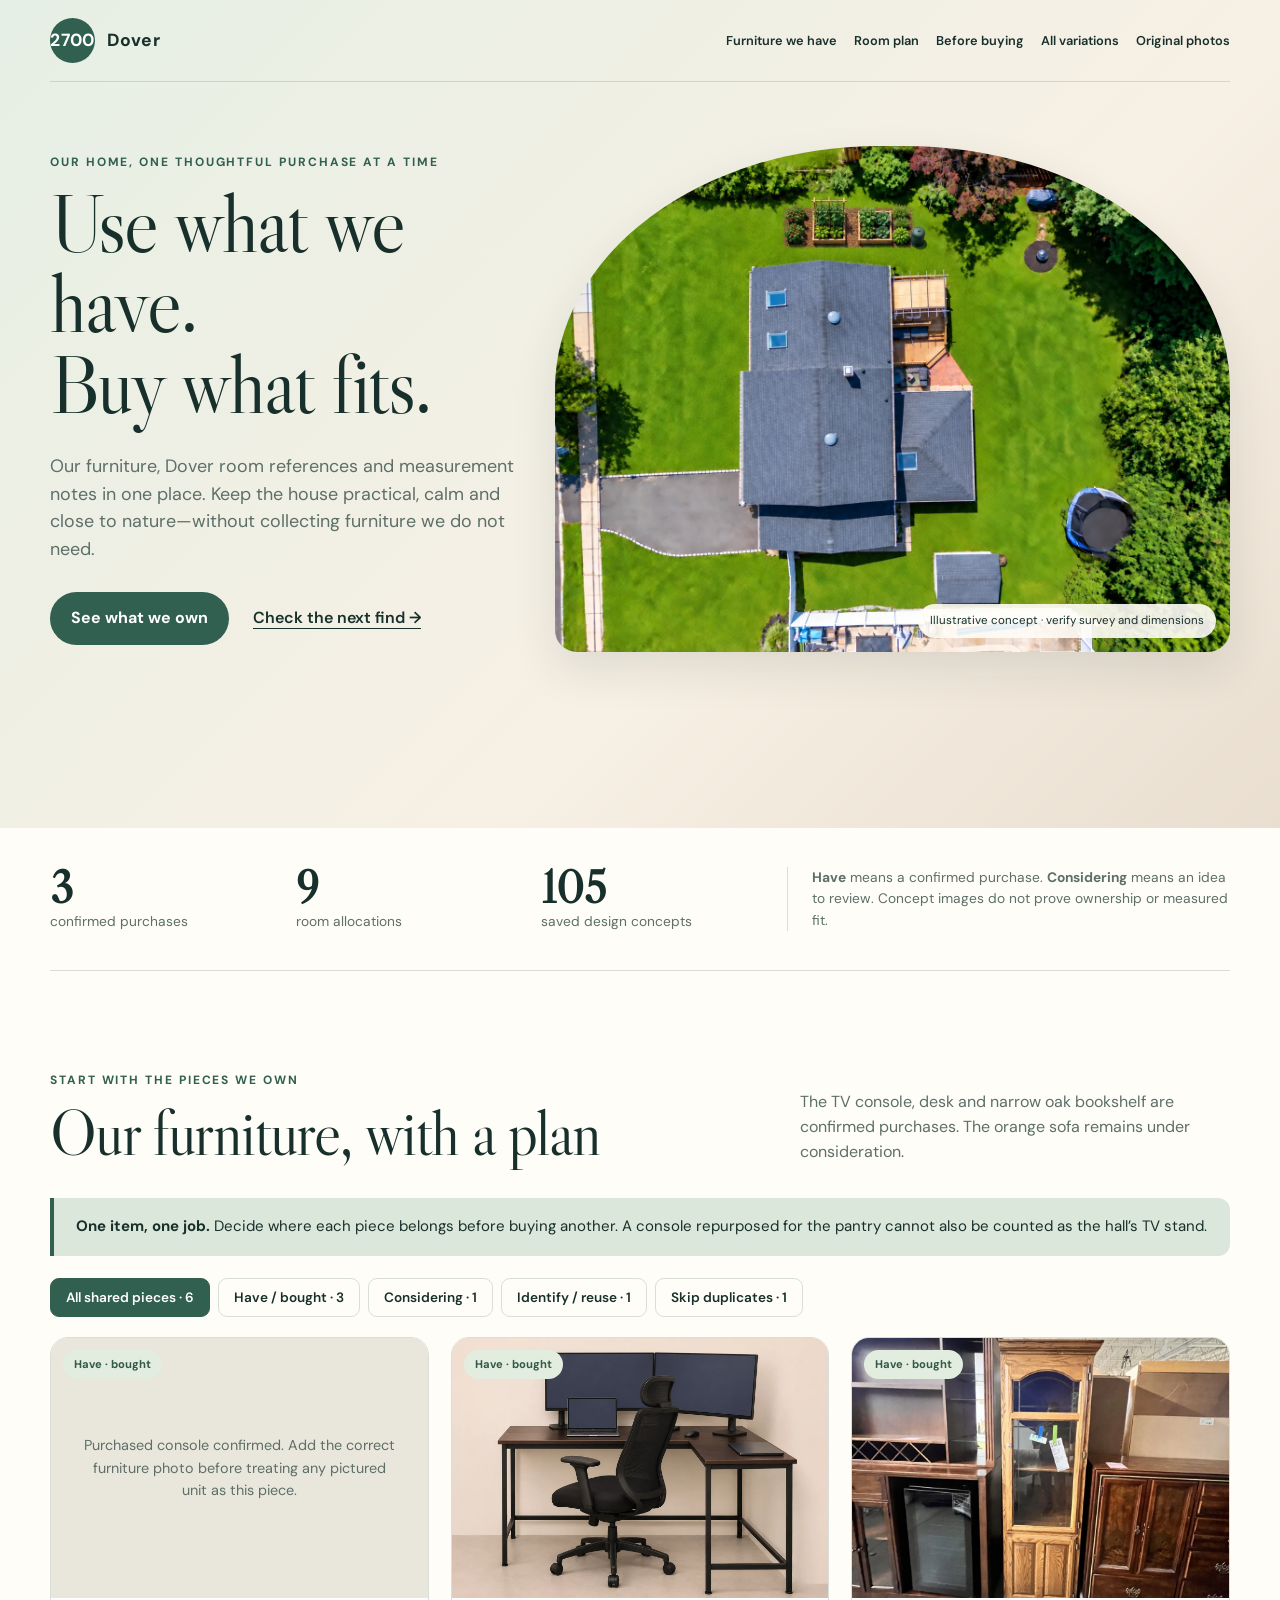
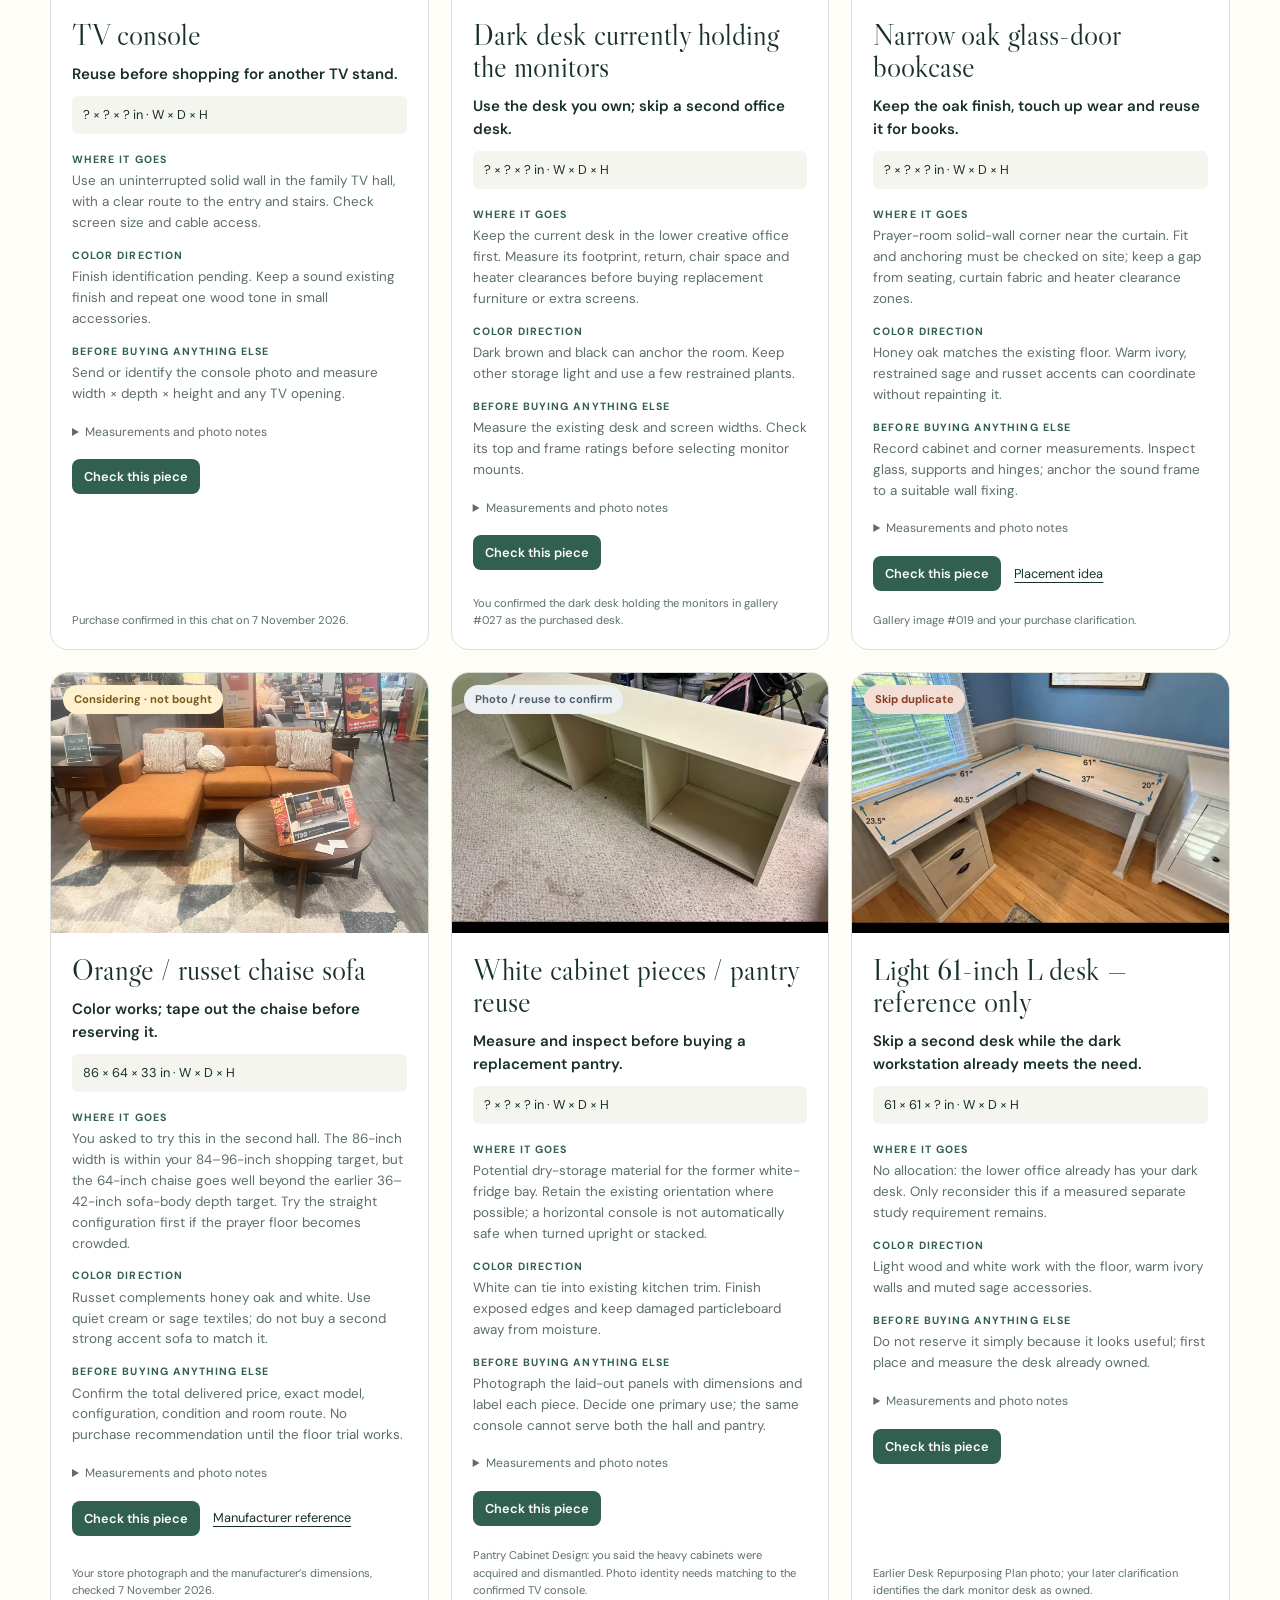
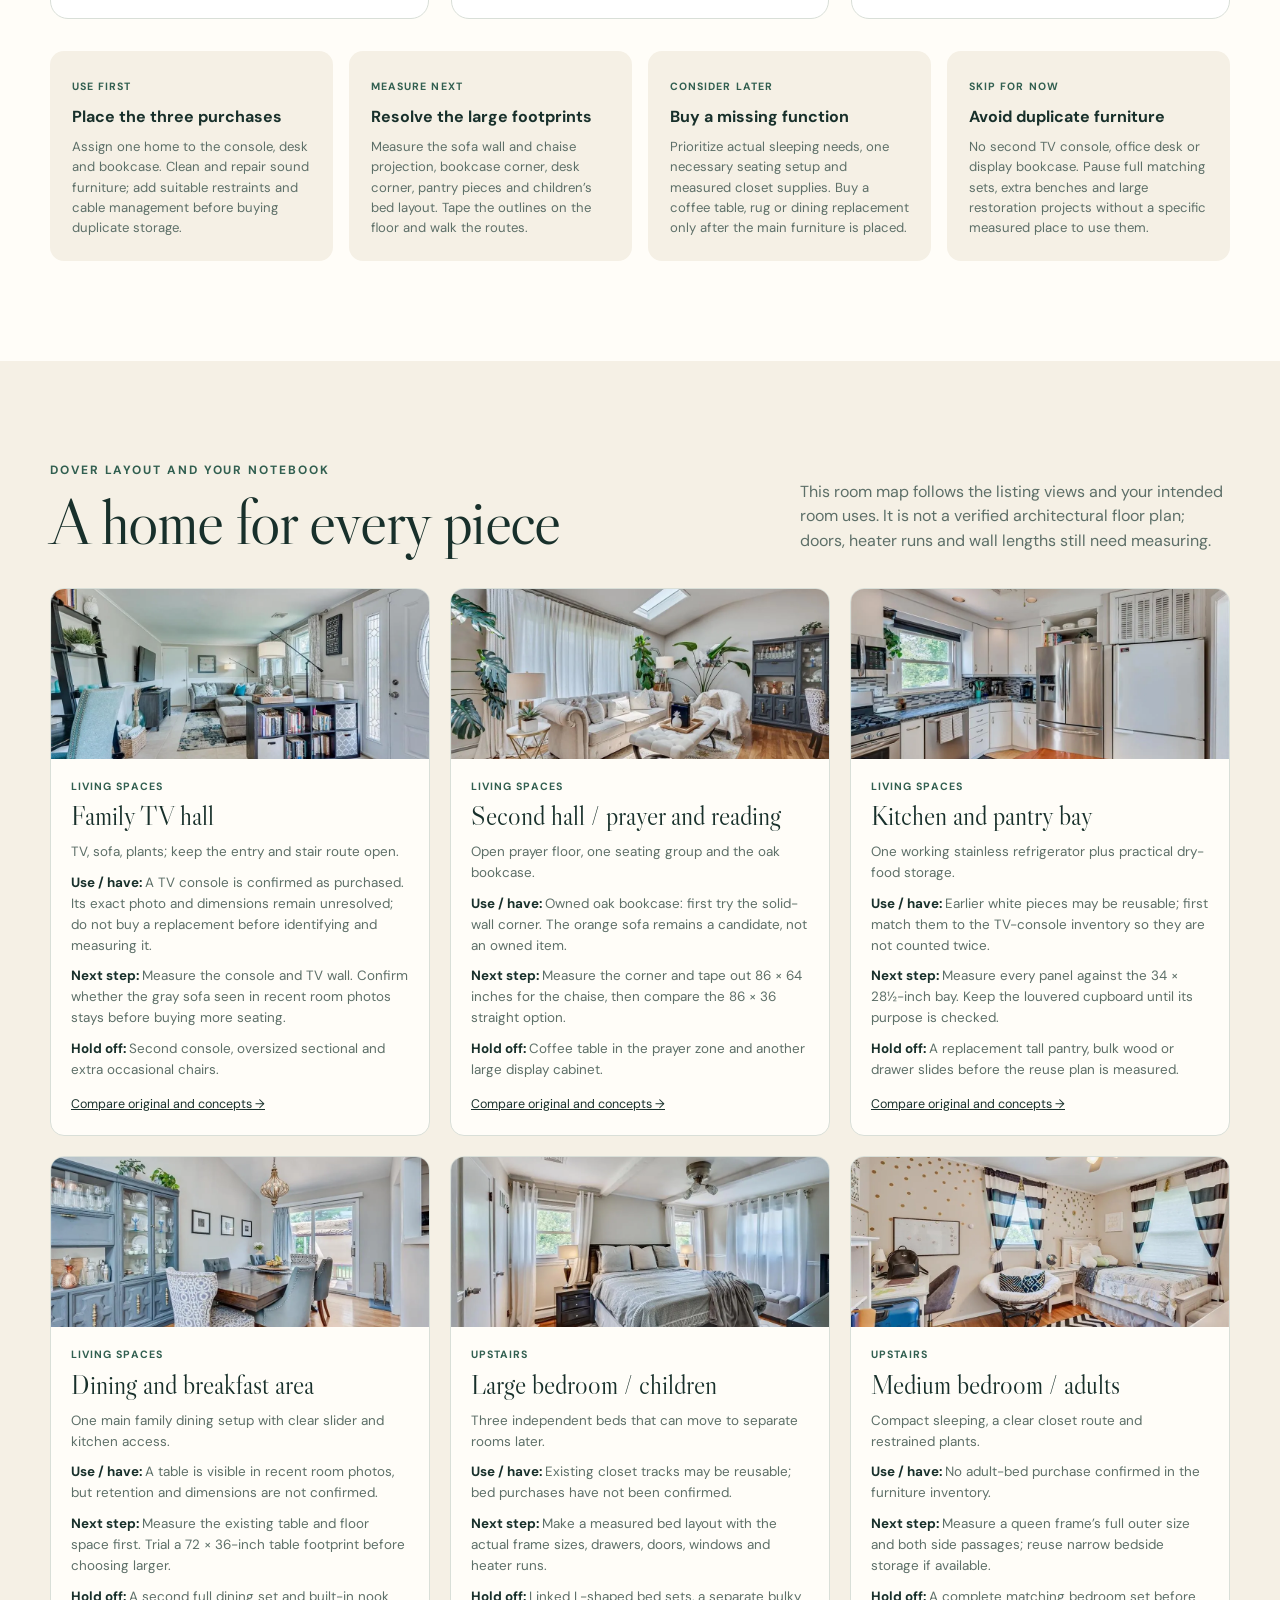
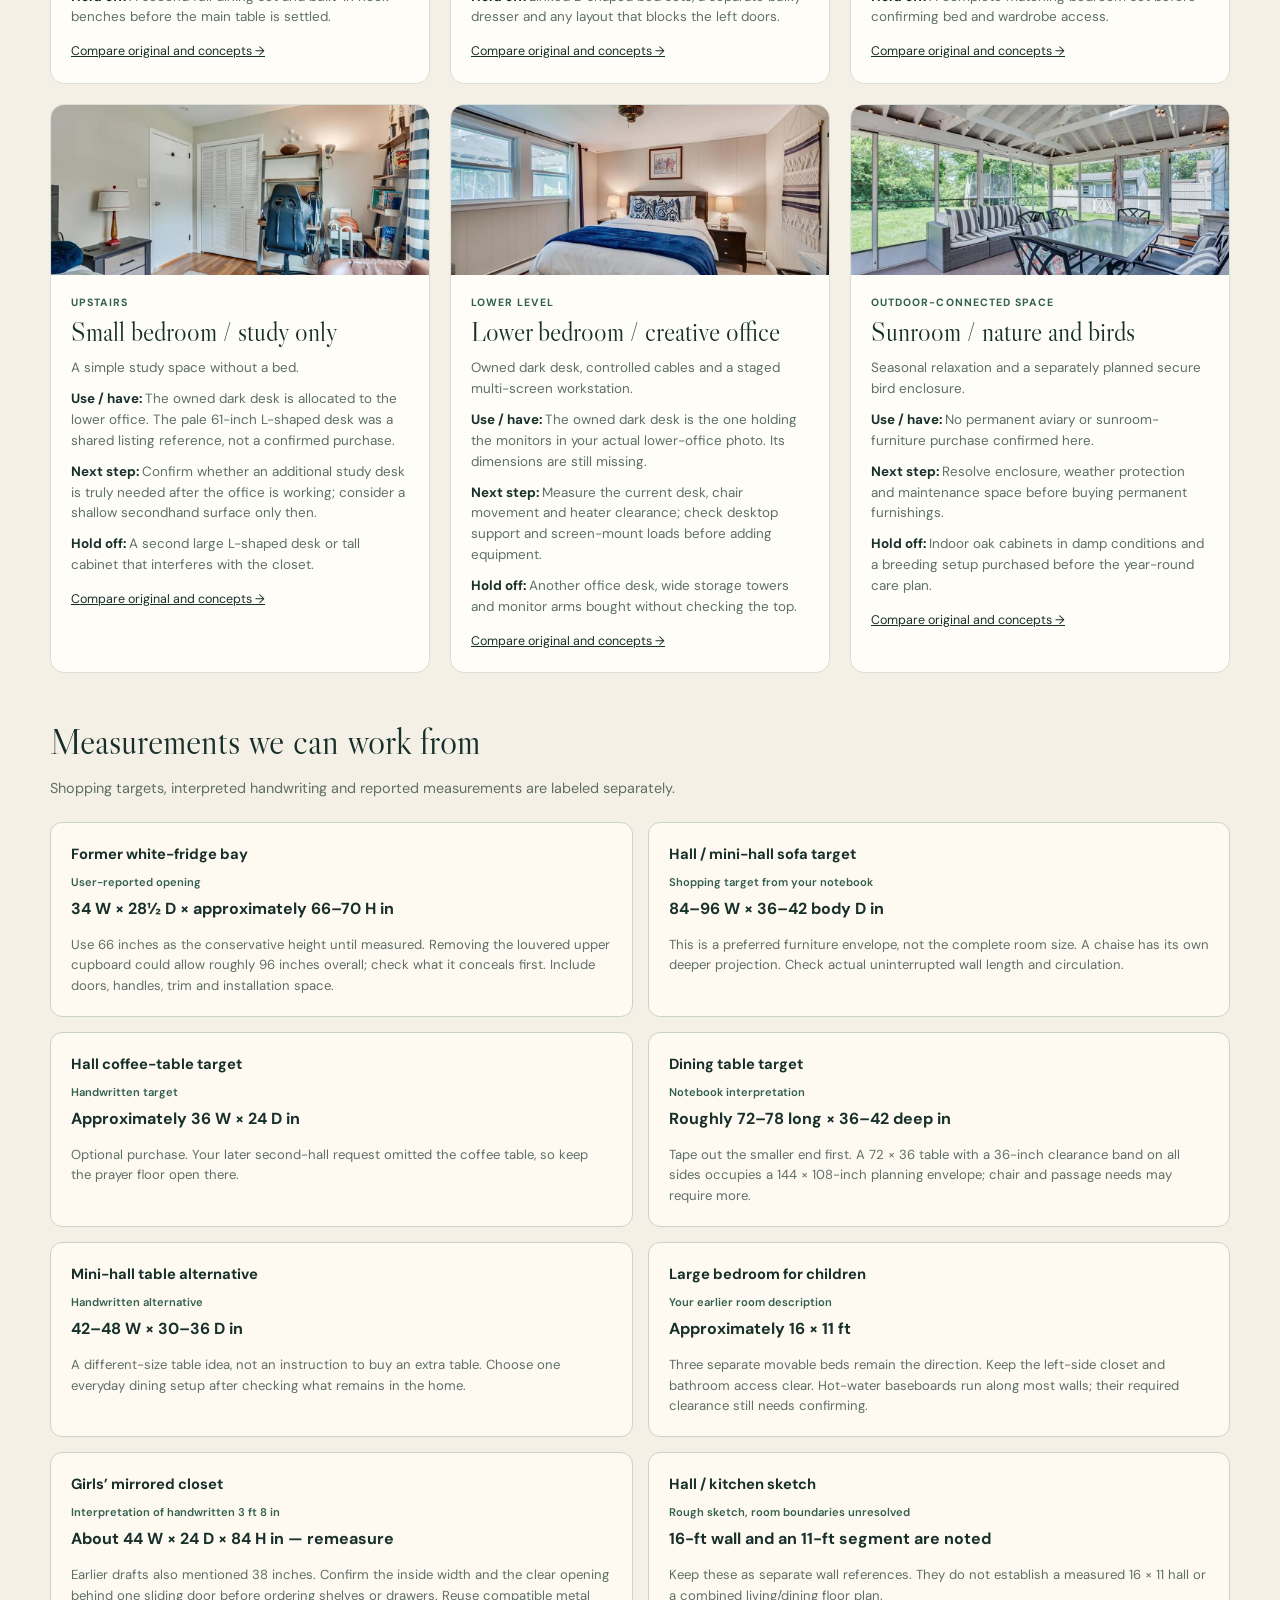
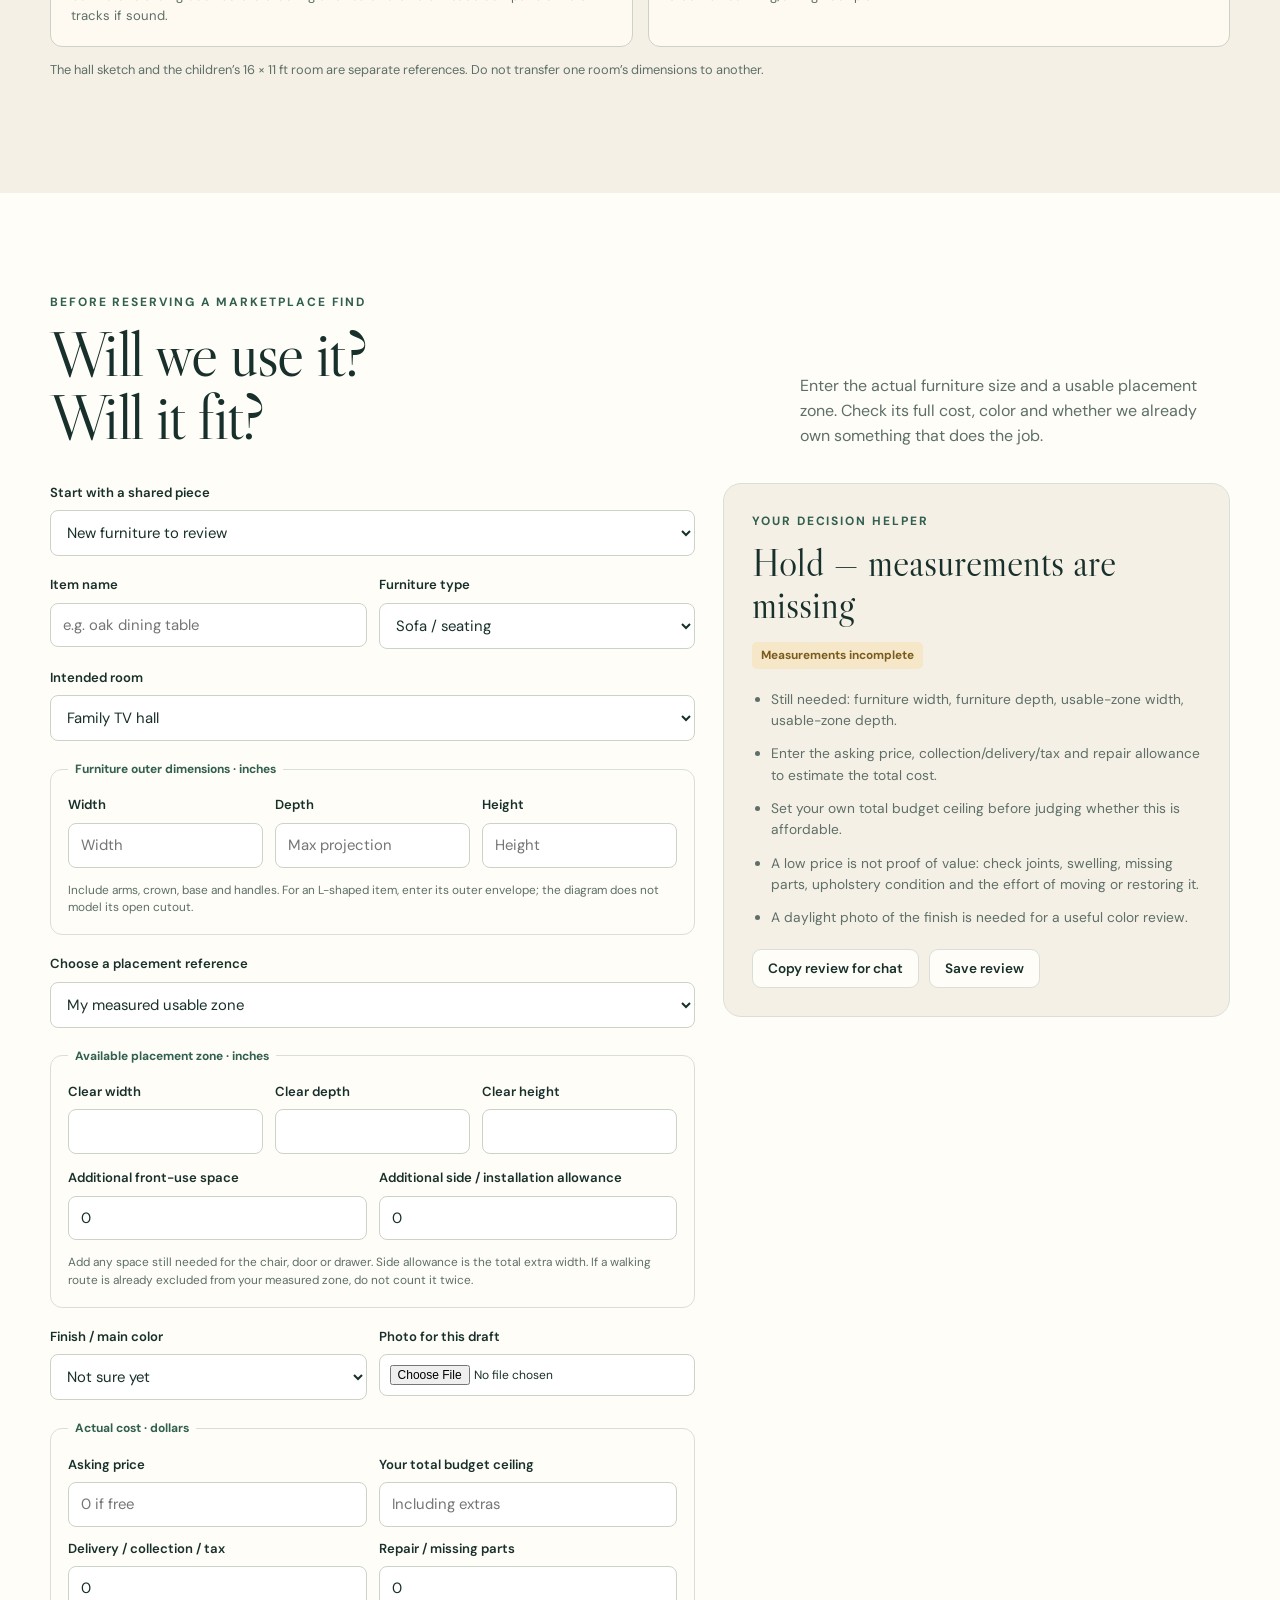
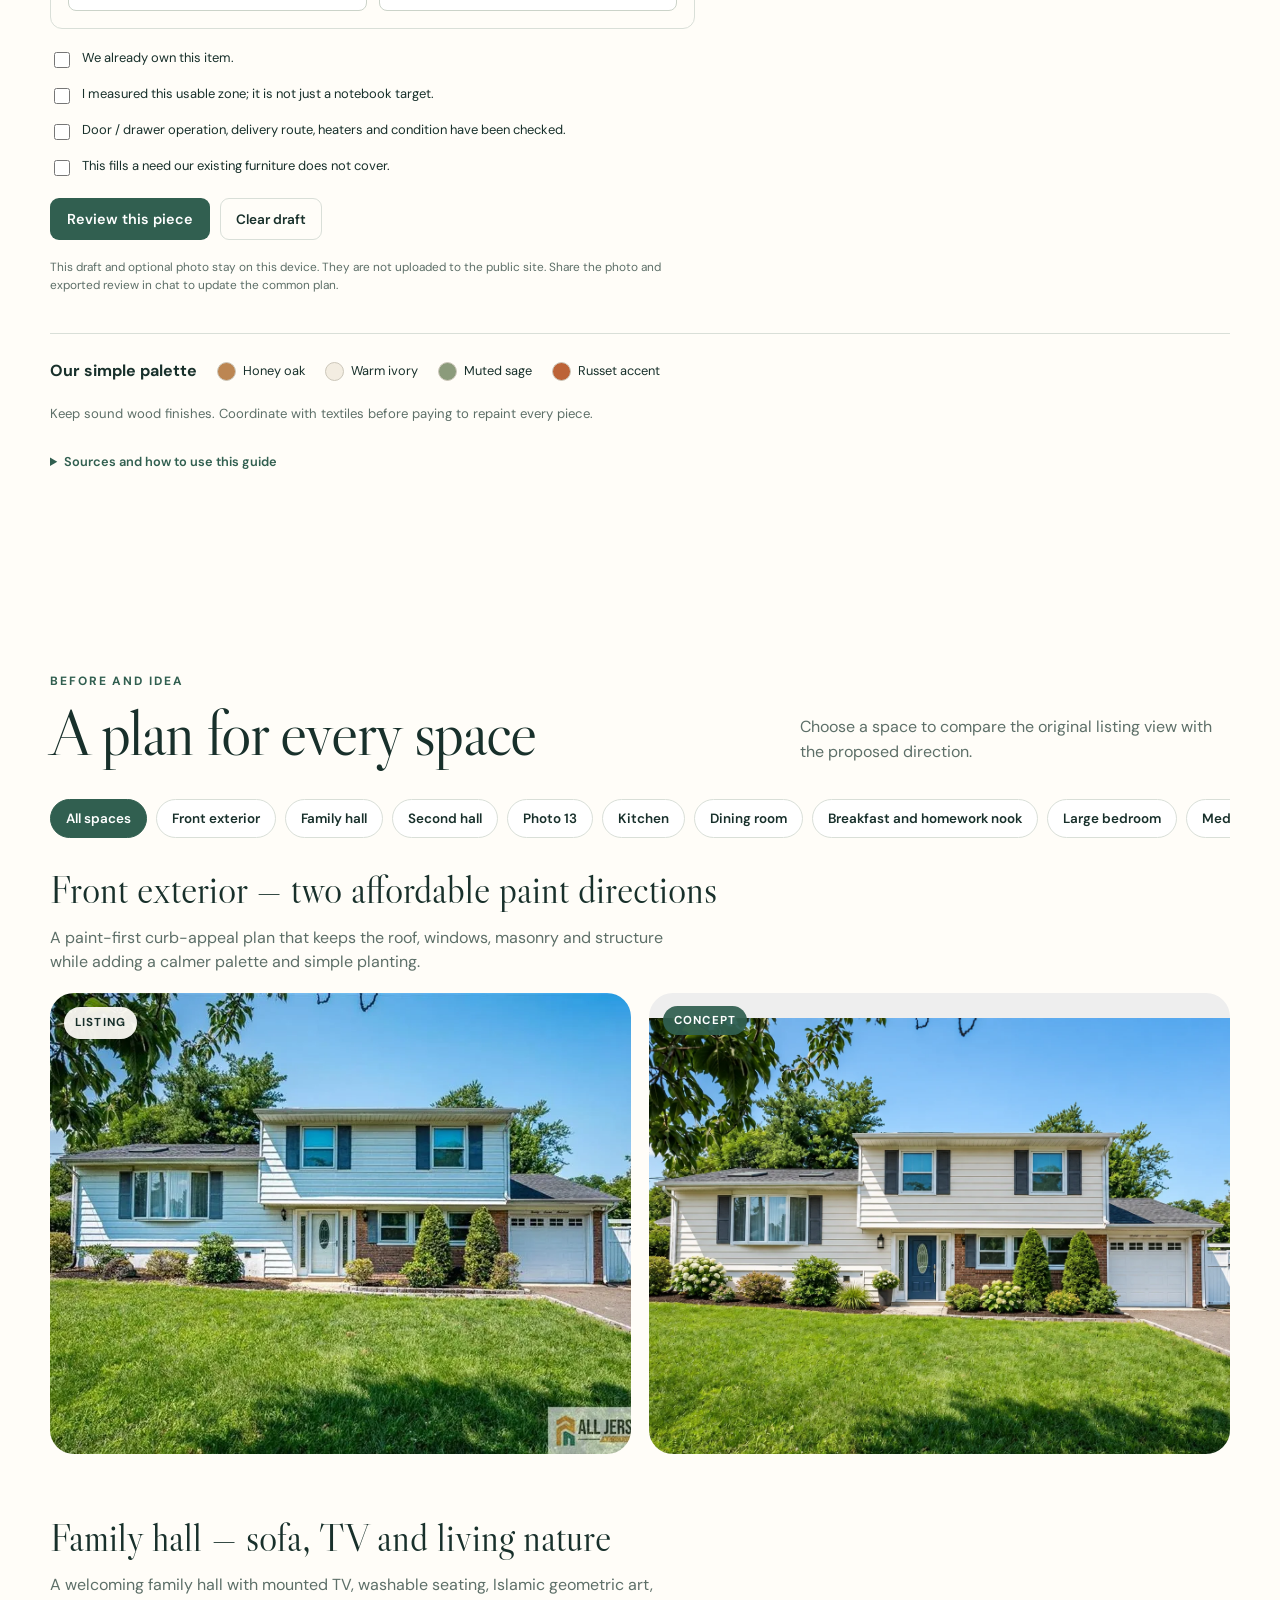
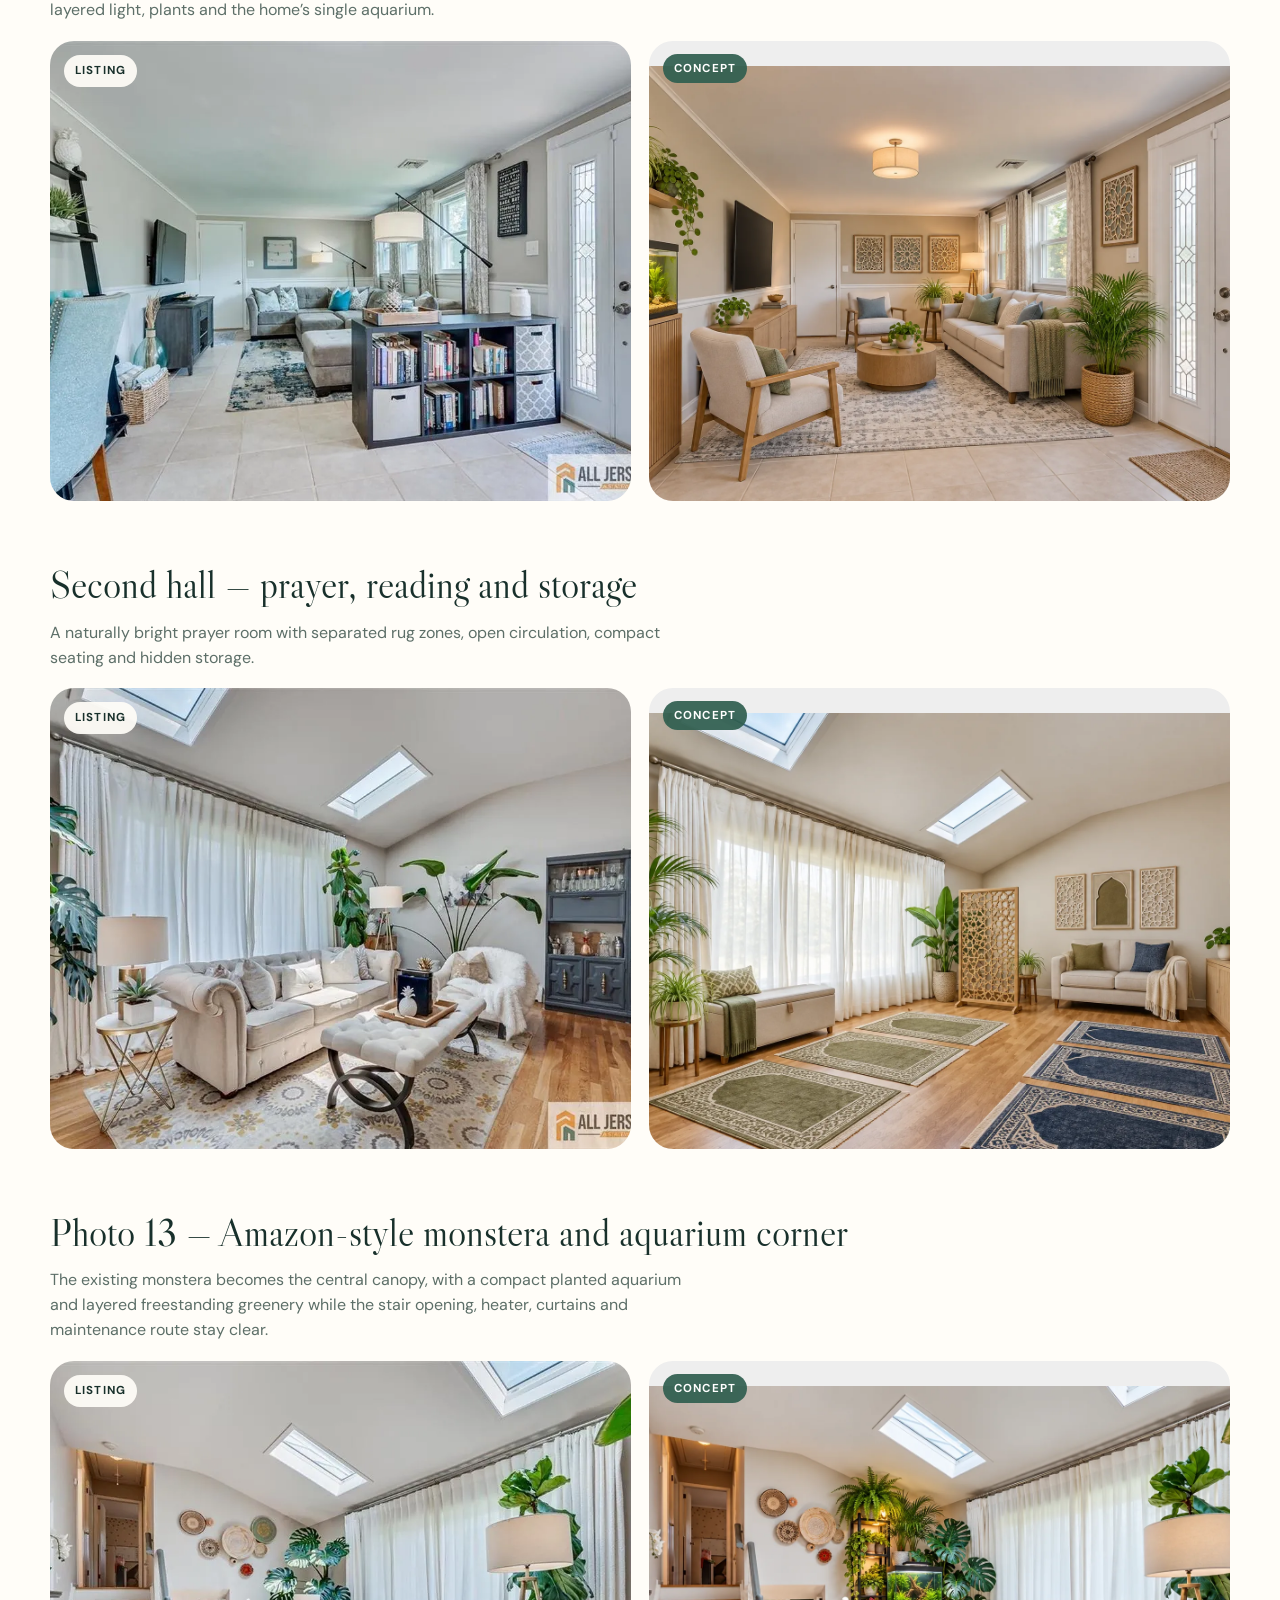
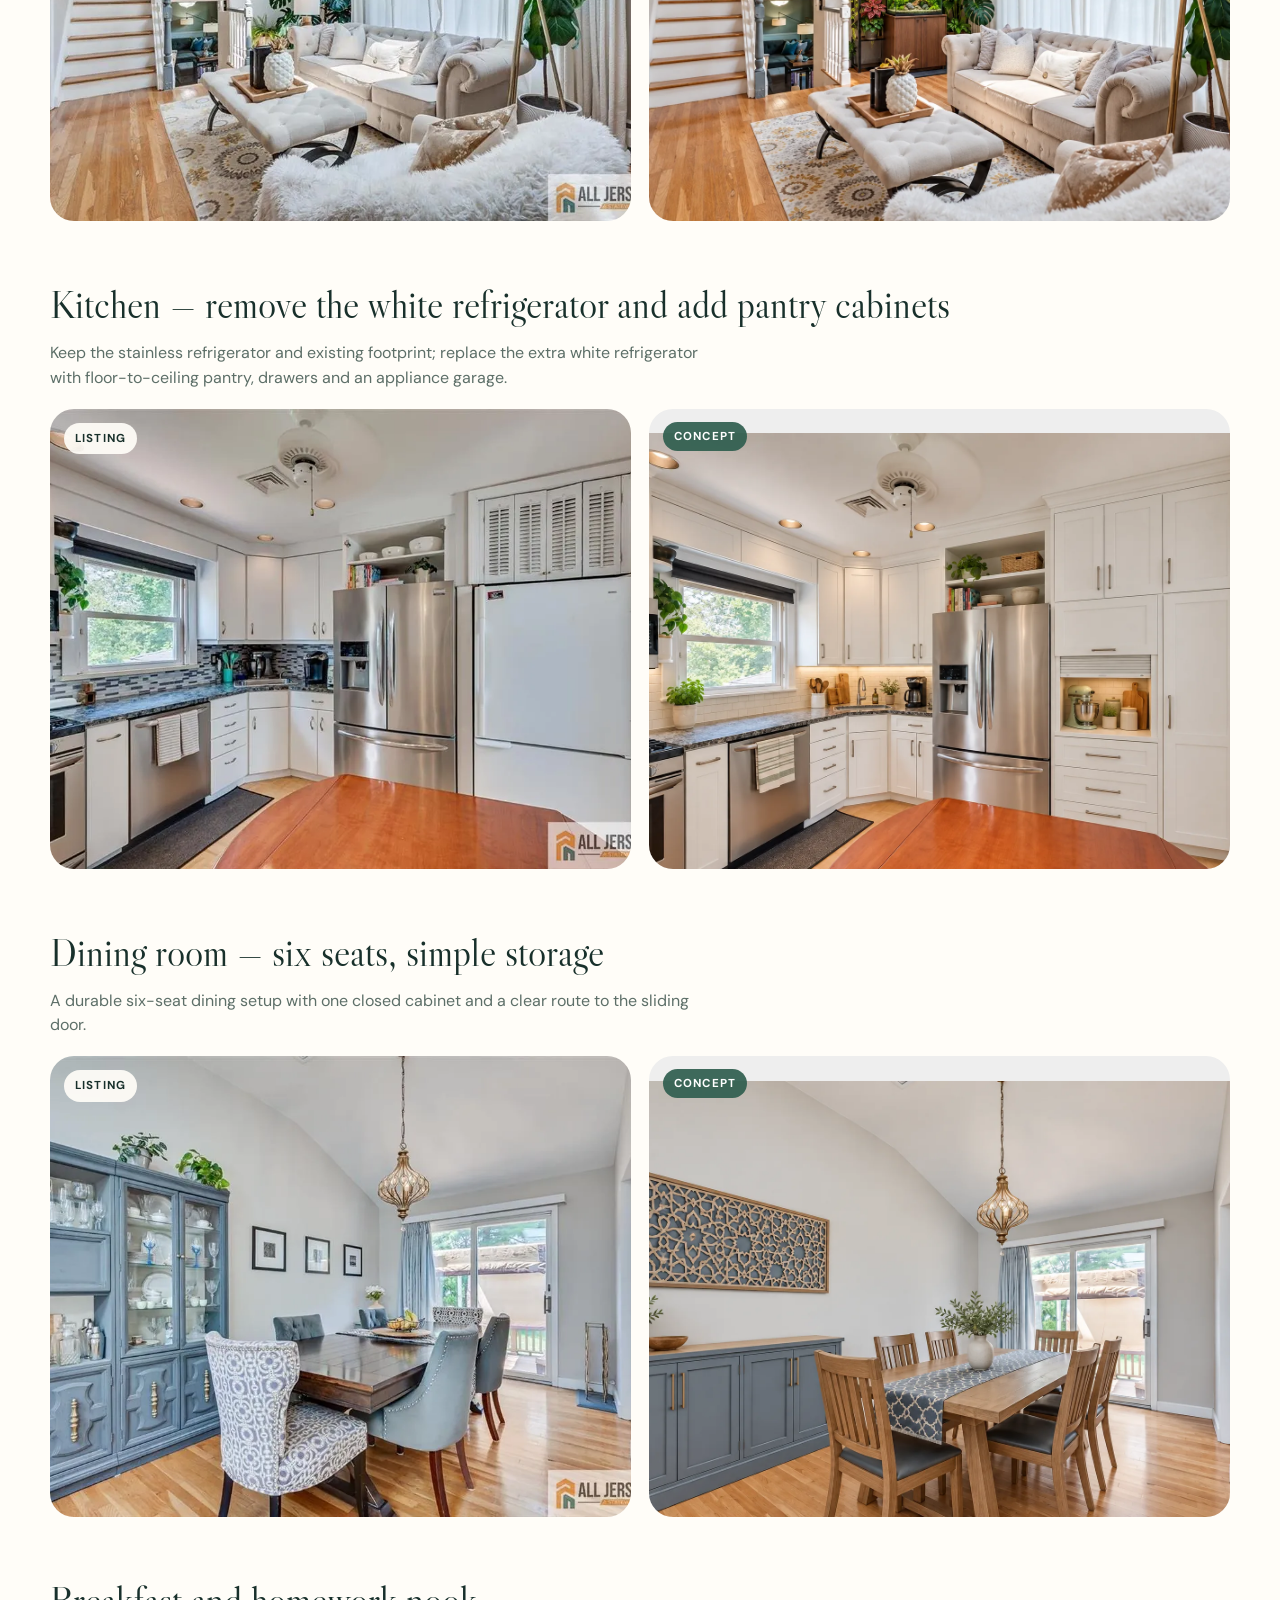
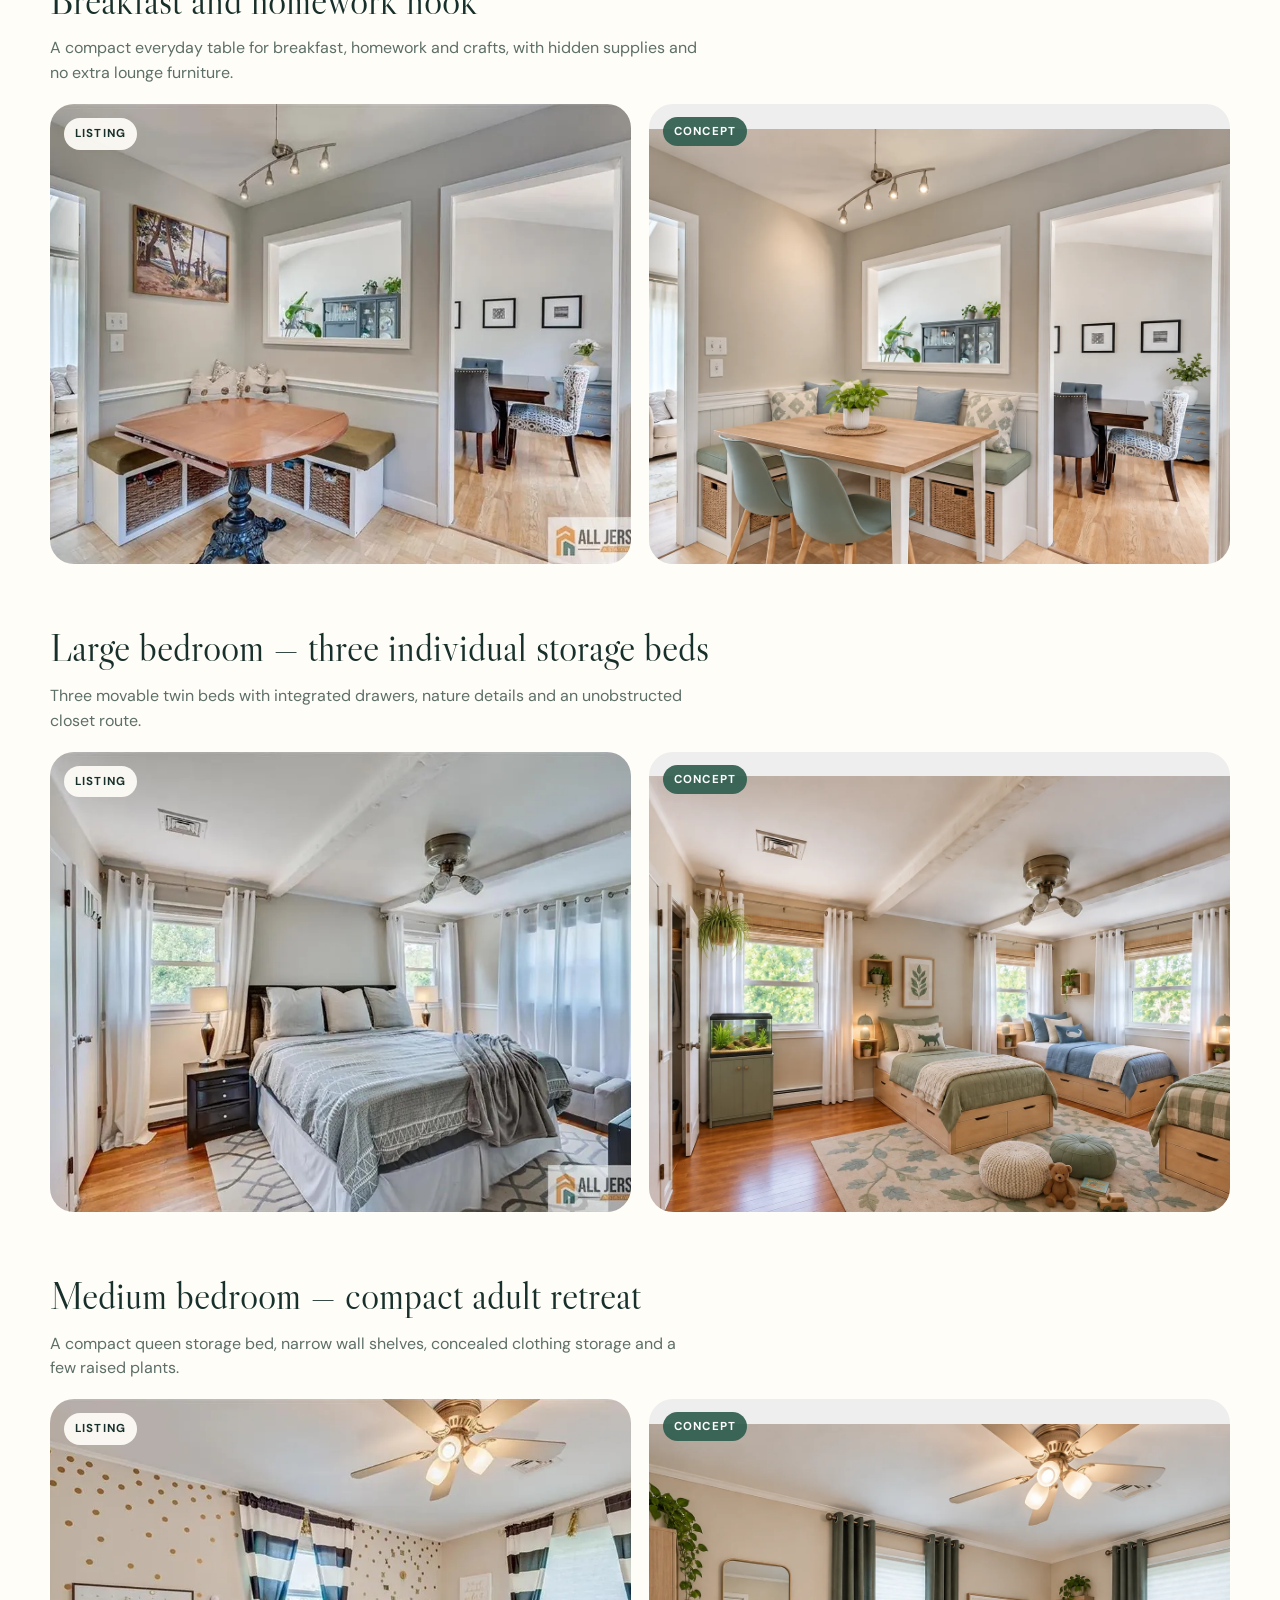
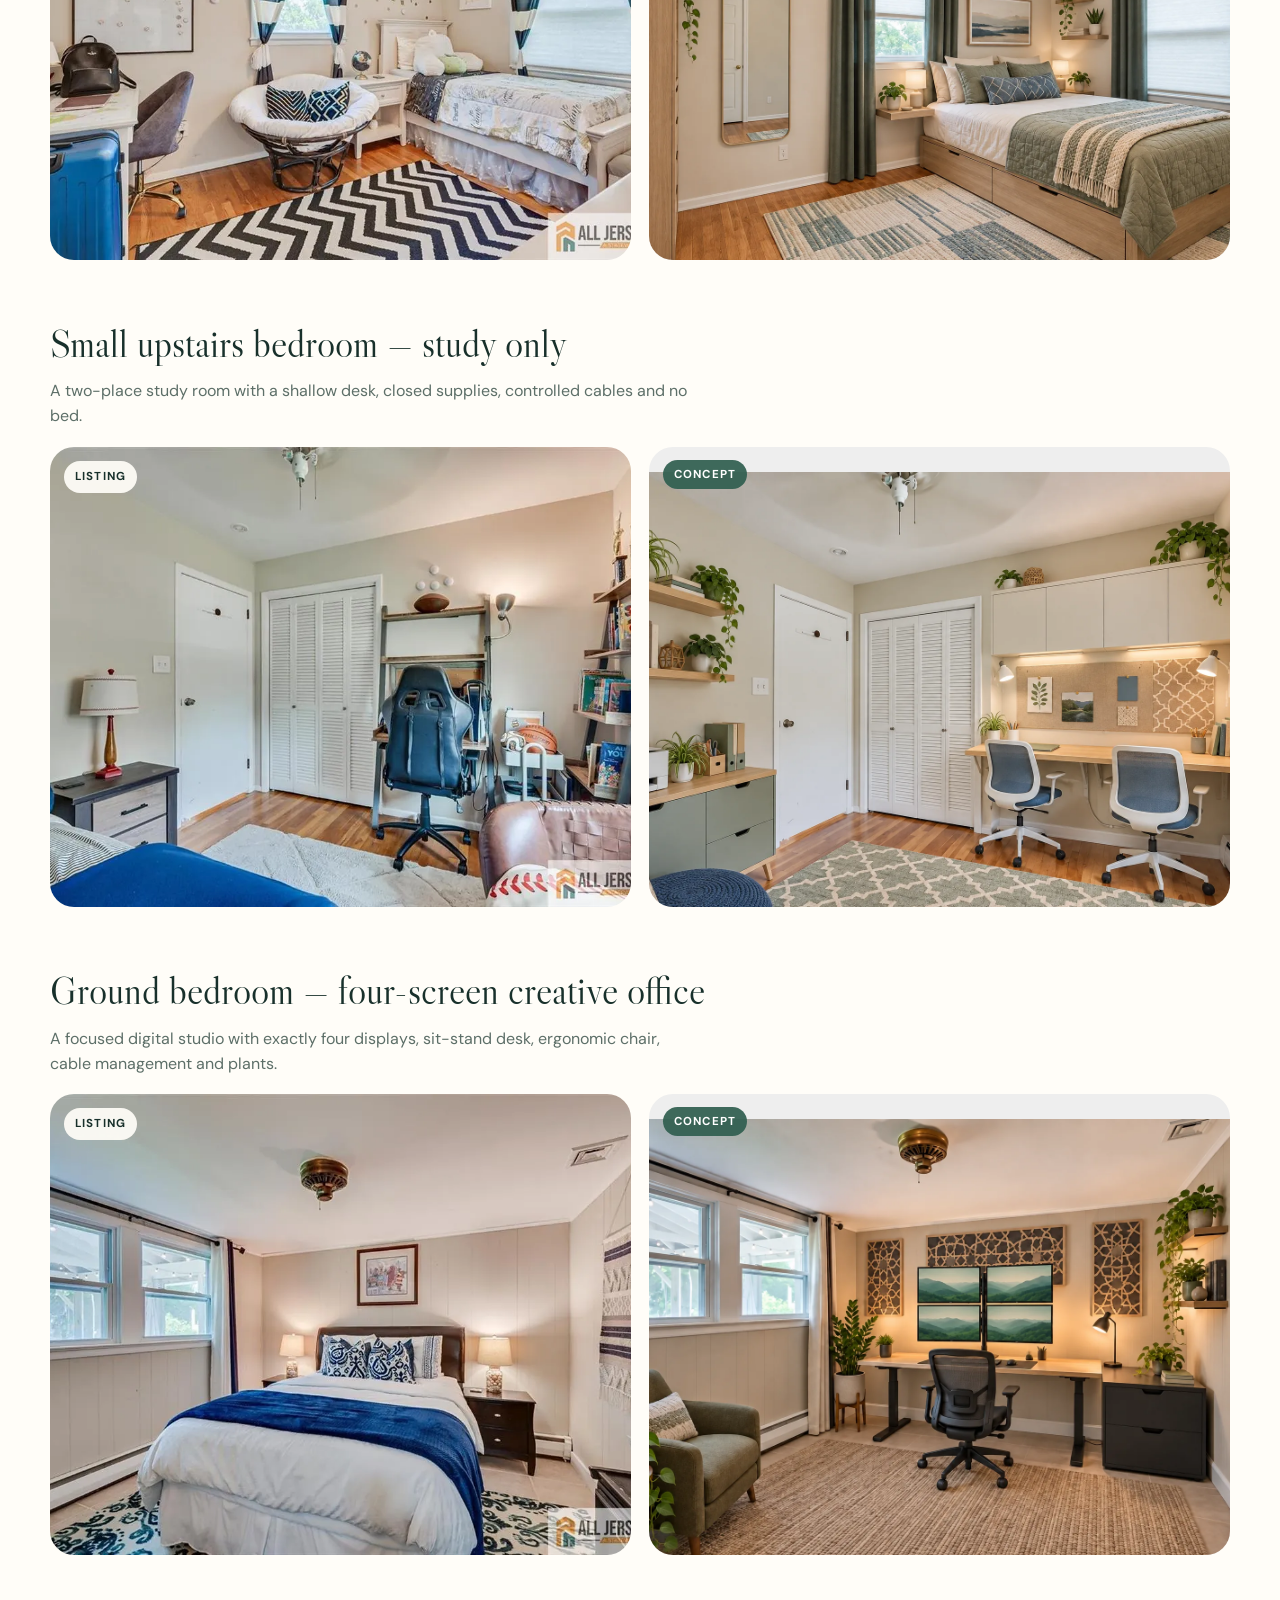
<file: index.html>
<!doctype html>
<html lang="en">
<head>
  <meta charset="utf-8">
  <meta name="viewport" content="width=device-width, initial-scale=1">
  <meta name="description" content="Dover furniture we own, room plans, measurement notes and a practical check before buying more.">
  <title>2700 Dover Street — Home Vision</title>
  <link rel="preconnect" href="https://fonts.googleapis.com">
  <link rel="preconnect" href="https://fonts.gstatic.com" crossorigin>
  <link href="https://fonts.googleapis.com/css2?family=DM+Sans:wght@400;500;600;700&family=Libre+Caslon+Display&display=swap" rel="stylesheet">
  <link rel="stylesheet" href="styles.css?v=20261107">
  <link rel="stylesheet" href="furniture.css?v=20261107">
</head>
<body>
  <a class="skip" href="#main">Skip to content</a>
  <header class="hero" id="top">
    <nav class="nav shell" aria-label="Main navigation">
      <a class="brand" href="#top"><span>2700</span> Dover</a>
      <div class="nav-links">
        <a href="#furniture">Furniture we have</a><a href="#layout">Room plan</a><a href="#buy-check">Before buying</a><a href="#variations">All variations</a><a href="#listing">Original photos</a>
      </div>
    </nav>
    <div class="hero-grid shell">
      <div class="hero-copy">
        <p class="kicker">Our home, one thoughtful purchase at a time</p>
        <h1>Use what we have.<br>Buy what fits.</h1>
        <p class="intro">Our furniture, Dover room references and measurement notes in one place. Keep the house practical, calm and close to nature—without collecting furniture we do not need.</p>
        <div class="hero-actions"><a class="button" href="#furniture">See what we own</a><a class="text-link" href="#buy-check">Check the next find →</a></div>
      </div>
      <figure class="hero-image"><img src="assets/concepts/upper-lawn-garden-overhead.webp" alt="Illustrative aerial concept for the house and garden"><figcaption>Illustrative concept · verify survey and dimensions</figcaption></figure>
    </div>
  </header>

  <main id="main">
    <section class="overview shell" aria-label="Overview">
      <div><strong id="ownedCount">3</strong><span>confirmed purchases</span></div>
      <div><strong id="planRoomCount">9</strong><span>room allocations</span></div>
      <div><strong id="conceptCount">—</strong><span>saved design concepts</span></div>
      <p><b>Have</b> means a confirmed purchase. <b>Considering</b> means an idea to review. Concept images do not prove ownership or measured fit.</p>
    </section>

    <section class="section shell" id="furniture">
      <div class="section-heading"><div><p class="kicker">Start with the pieces we own</p><h2>Our furniture, with a plan</h2></div><p>The TV console, desk and narrow oak bookshelf are confirmed purchases. The orange sofa remains under consideration.</p></div>
      <div class="planner-notice"><strong>One item, one job.</strong> Decide where each piece belongs before buying another. A console repurposed for the pantry cannot also be counted as the hall’s TV stand.</div>
      <div class="inventory-filters" id="inventoryFilters" aria-label="Furniture ownership filters"></div>
      <div class="inventory-grid" id="inventoryGrid"><p>Loading our furniture…</p></div>
      <div class="priority-grid" id="purchasePriorities"></div>
    </section>

    <section class="section warm" id="layout"><div class="shell">
      <div class="section-heading"><div><p class="kicker">Dover layout and your notebook</p><h2>A home for every piece</h2></div><p>This room map follows the listing views and your intended room uses. It is not a verified architectural floor plan; doors, heater runs and wall lengths still need measuring.</p></div>
      <div class="room-allocation-grid" id="allocationGrid"></div>
      <div class="notes-heading"><h3>Measurements we can work from</h3><p>Shopping targets, interpreted handwriting and reported measurements are labeled separately.</p></div>
      <div class="measurement-grid" id="measurementGrid"></div>
      <p class="planning-footnote">The hall sketch and the children’s 16 × 11 ft room are separate references. Do not transfer one room’s dimensions to another.</p>
    </div></section>

    <section class="section shell" id="buy-check">
      <div class="section-heading"><div><p class="kicker">Before reserving a Marketplace find</p><h2>Will we use it?<br>Will it fit?</h2></div><p>Enter the actual furniture size and a usable placement zone. Check its full cost, color and whether we already own something that does the job.</p></div>
      <div class="check-layout">
        <form id="furnitureCheckForm" class="check-form">
          <label>Start with a shared piece<select id="checkPreset"><option value="">New furniture to review</option></select></label>
          <div class="form-pair"><label>Item name<input id="checkName" maxlength="160" placeholder="e.g. oak dining table"></label><label>Furniture type<select id="checkCategory"><option value="sofa">Sofa / seating</option><option value="console">TV console</option><option value="bookcase">Bookcase</option><option value="desk">Desk</option><option value="pantry">Pantry / cabinet</option><option value="dining">Dining table</option><option value="bed">Bed</option><option value="other">Other</option></select></label></div>
          <label>Intended room<select id="checkRoom"></select></label>
          <fieldset><legend>Furniture outer dimensions · inches</legend><div class="form-triple"><label>Width<input id="itemWidth" type="number" min="0.1" max="1200" step="0.1" inputmode="decimal" placeholder="Width"></label><label>Depth<input id="itemDepth" type="number" min="0.1" max="1200" step="0.1" inputmode="decimal" placeholder="Max projection"></label><label>Height<input id="itemHeight" type="number" min="0.1" max="1200" step="0.1" inputmode="decimal" placeholder="Height"></label></div><p class="field-help">Include arms, crown, base and handles. For an L-shaped item, enter its outer envelope; the diagram does not model its open cutout.</p></fieldset>
          <label>Choose a placement reference<select id="checkZone"><option value="custom">My measured usable zone</option><option value="pantry-low">Pantry bay, cupboard retained · 34 × 28½ × 66 in conservative limit</option><option value="pantry-tall">Pantry bay, only if upper cupboard is removed · height about 96 in</option><option value="hall-target">Hall sofa shopping target · 96 × 42 in, not a measured room</option><option value="closet-note">Closet note · approximately 44 × 24 × 84 in, unverified</option></select></label>
          <fieldset><legend>Available placement zone · inches</legend><div class="form-triple"><label>Clear width<input id="zoneWidth" type="number" min="0.1" max="1200" step="0.1" inputmode="decimal"></label><label>Clear depth<input id="zoneDepth" type="number" min="0.1" max="1200" step="0.1" inputmode="decimal"></label><label>Clear height<input id="zoneHeight" type="number" min="0.1" max="1200" step="0.1" inputmode="decimal"></label></div><div class="form-pair"><label>Additional front-use space<input id="frontClearance" type="number" min="0" max="240" step="0.1" inputmode="decimal" value="0"></label><label>Additional side / installation allowance<input id="sideClearance" type="number" min="0" max="240" step="0.1" inputmode="decimal" value="0"></label></div><p class="field-help">Add any space still needed for the chair, door or drawer. Side allowance is the total extra width. If a walking route is already excluded from your measured zone, do not count it twice.</p></fieldset>
          <div class="form-pair"><label>Finish / main color<select id="checkColor"><option value="unknown">Not sure yet</option><option value="oak">Natural oak / light wood</option><option value="white">White / ivory</option><option value="walnut">Dark wood / walnut</option><option value="russet">Orange / russet</option><option value="gray">Gray</option><option value="other">Another finish</option></select></label><label>Photo for this draft<input id="checkPhoto" type="file" accept="image/*"></label></div>
          <fieldset><legend>Actual cost · dollars</legend><div class="form-pair"><label>Asking price<input id="askingPrice" type="number" min="0" max="100000" step="0.01" inputmode="decimal" placeholder="0 if free"></label><label>Your total budget ceiling<input id="budgetLimit" type="number" min="0" max="100000" step="0.01" inputmode="decimal" placeholder="Including extras"></label><label>Delivery / collection / tax<input id="deliveryCost" type="number" min="0" max="100000" step="0.01" inputmode="decimal" value="0"></label><label>Repair / missing parts<input id="repairCost" type="number" min="0" max="100000" step="0.01" inputmode="decimal" value="0"></label></div></fieldset>
          <div class="check-options"><label><input id="alreadyOwned" type="checkbox"> We already own this item.</label><label><input id="measurementsConfirmed" type="checkbox"> I measured this usable zone; it is not just a notebook target.</label><label><input id="layoutChecked" type="checkbox"> Door / drawer operation, delivery route, heaters and condition have been checked.</label><label><input id="newNeedConfirmed" type="checkbox"> This fills a need our existing furniture does not cover.</label></div>
          <div class="check-actions"><button class="button" type="submit">Review this piece</button><button class="secondary-button" type="button" id="clearCheck">Clear draft</button></div>
          <p class="field-help">This draft and optional photo stay on this device. They are not uploaded to the public site. Share the photo and exported review in chat to update the common plan.</p>
        </form>
        <aside class="check-result" aria-live="polite"><p class="kicker">Your decision helper</p><h3 id="checkVerdict">Start with a real measurement.</h3><div id="checkMessages"><p>Dimensions can rule an item out. Passing a simple size check does not confirm that a room layout, doorway turn or heater clearance works.</p></div><div id="footprint" class="footprint"></div><img id="draftPhoto" alt="Your furniture draft photo" hidden><div class="check-actions"><button type="button" class="secondary-button" id="copyReview">Copy review for chat</button><button type="button" class="secondary-button" id="downloadReview">Save review</button></div><p id="draftStatus" class="field-help" role="status"></p></aside>
      </div>
      <div class="palette"><strong>Our simple palette</strong><span><i style="background:#bc8652"></i>Honey oak</span><span><i style="background:#f3ede1"></i>Warm ivory</span><span><i style="background:#8b9b7b"></i>Muted sage</span><span><i style="background:#bc6337"></i>Russet accent</span><p>Keep sound wood finishes. Coordinate with textiles before paying to repaint every piece.</p></div>
      <details class="source-details"><summary>Sources and how to use this guide</summary><div id="furnitureSources"></div><p>Photographs show the furniture and room references. Generated pictures illustrate ideas. Clearance guidance is a planning starting point, not a code requirement or proof of fit. A measured whole-house floor plan was not available in the accessible listing assets.</p></details>
    </section>

    <section class="section shell" id="rooms">
      <div class="section-heading"><div><p class="kicker">Before and idea</p><h2>A plan for every space</h2></div><p>Choose a space to compare the original listing view with the proposed direction.</p></div>
      <div class="filter-row" id="roomFilters" aria-label="Filter rooms"></div>
      <div class="room-list" id="roomList"></div>
    </section>

    <section class="section warm" id="listing">
      <div class="shell">
        <div class="section-heading"><div><p class="kicker">The house as listed</p><h2>All original photography</h2></div><p>These 39 images are retained together as the visual reference for the concepts.</p></div>
        <div class="photo-grid" id="listingGrid"></div>
      </div>
    </section>

    <section class="section shell" id="variations">
      <div class="section-heading"><div><p class="kicker">The full idea library</p><h2>Every design variation</h2></div><p>Primary designs and earlier alternatives are kept here for comparison. All are illustrative.</p></div>
      <div class="library-tools"><a class="button" href="#furniture">Furniture we actually own</a><a class="text-link" href="#buy-check">Check a new purchase →</a><label>Find a concept<input id="conceptSearch" type="search" placeholder="office, kids, pantry, bookshelf…"></label></div>
      <p id="conceptResultCount" class="planning-footnote" aria-live="polite"></p>
      <div class="concept-grid" id="conceptGrid"></div>
    </section>

    <section class="section tour shell" id="tour">
      <div class="tour-copy"><p class="kicker">Walk through the vision</p><h2>Dream-home concept tour</h2><p>This short visual tour collects the proposed moods and layouts. It is a planning aid, not a measured construction drawing.</p></div>
      <video controls preload="metadata" playsinline poster="assets/concepts/exterior-warm-white-concept.webp"><source src="assets/video/2700-dover-dream-home-tour.mp4" type="video/mp4">Your browser does not support video playback.</video>
    </section>

    <section class="privacy shell" aria-labelledby="private-title">
      <div><p class="kicker">Private archive</p><h2 id="private-title">Documents stay separate</h2></div>
      <p>Inspection reports, contracts, attorney correspondence, appraisal, insurance, and personal notes are intentionally not hosted on this public site. They remain in the private repository and local protected archive.</p>
    </section>
  </main>

  <dialog id="viewer"><button class="close" aria-label="Close image">×</button><img alt=""><div><span class="tag"></span><h3></h3><p></p></div></dialog>
  <footer><div class="shell"><p>2700 Dover Street home vision</p><p>Concept images are illustrative. Verify dimensions, structure, utilities, permits, plant and animal safety before work.</p></div></footer>
  <script src="furniture-checks.js?v=20261107" defer></script>
  <script src="furniture.js?v=20261107" defer></script>
  <script src="app.js?v=20261107" defer></script>
</body>
</html>
</file>
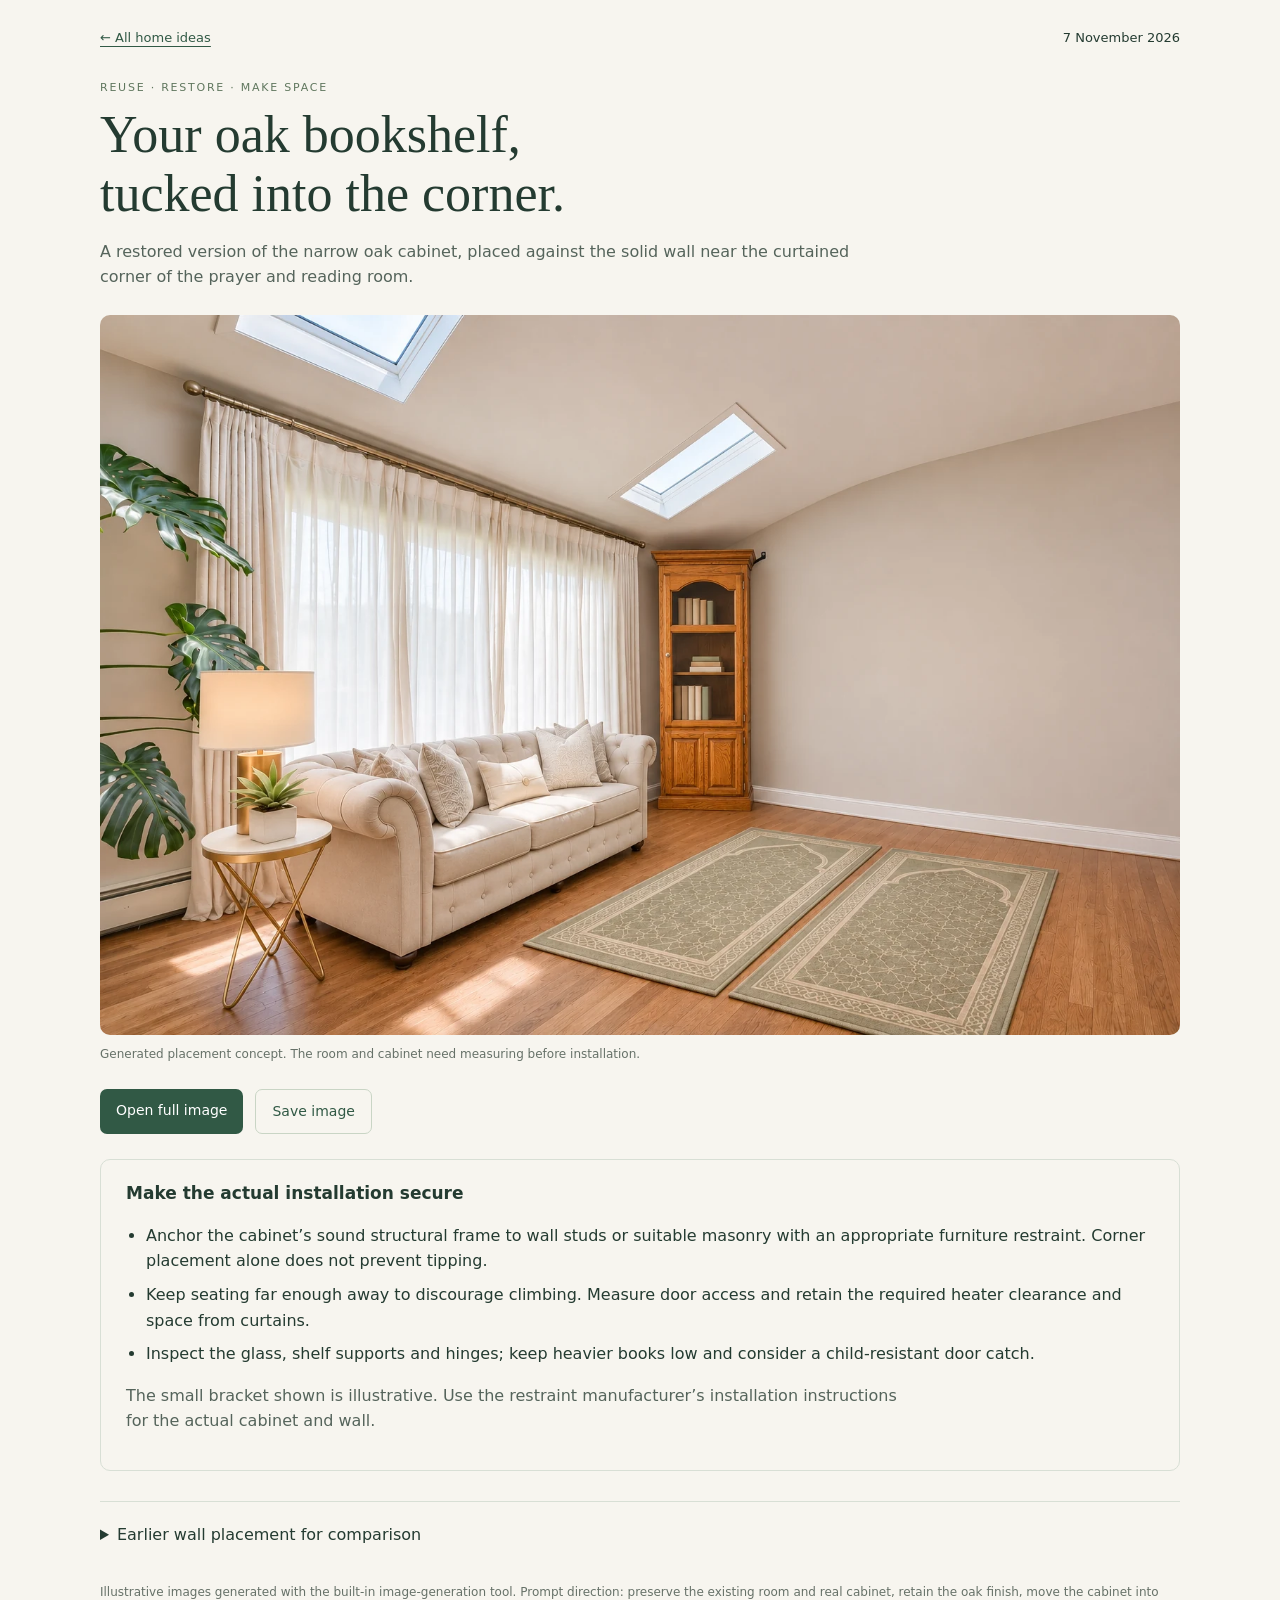
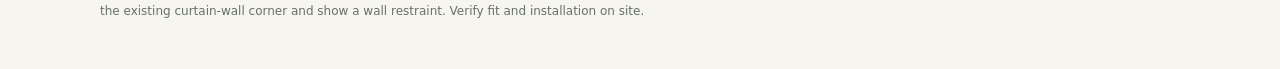
<file: bookshelf-corner.html>
<!doctype html>
<html lang="en">
<head>
<meta charset="utf-8"><meta name="viewport" content="width=device-width, initial-scale=1">
<meta name="description" content="An illustrative restored oak bookcase placed in the corner of the Dover prayer and reading room.">
<meta property="og:title" content="Oak bookshelf — prayer room corner idea">
<meta property="og:image" content="https://justasolution.github.io/2700-dover-public-home/assets/concepts/bookshelf-prayer-room-corner.webp">
<title>Oak bookshelf — prayer room corner idea</title>
<style>
*{box-sizing:border-box}body{margin:0;background:#f7f5ef;color:#243b31;font:16px/1.6 system-ui,-apple-system,sans-serif}main{max-width:1120px;margin:auto;padding:28px 20px 48px}nav{display:flex;justify-content:space-between;gap:16px;font-size:13px;margin-bottom:30px}a{color:#315945;text-underline-offset:4px}h1{font:normal clamp(32px,5vw,52px)/1.12 Georgia,serif;margin:10px 0 15px}p{max-width:780px;color:#55645b}.label{font-size:11px;letter-spacing:.16em;text-transform:uppercase;color:#60775e}figure{margin:25px 0}img{display:block;width:100%;height:auto;border-radius:10px}figcaption{font-size:12px;color:#667168;margin-top:10px}.actions{display:flex;gap:12px;flex-wrap:wrap;margin:20px 0}.button{padding:10px 16px;border-radius:7px;background:#315945;color:white;text-decoration:none;font-size:14px}.outline{background:none;color:#315945;border:1px solid #c9d5c5}.notes{padding:20px 25px;border:1px solid #d8dfd5;border-radius:10px;margin:25px 0}.notes strong{font-size:17px}ul{padding-left:20px;margin-bottom:0}li{margin:8px 0}details{margin-top:30px;border-top:1px solid #d8dfd5;padding-top:20px}summary{cursor:pointer}footer{font-size:12px;color:#667168;margin-top:35px}a:focus-visible,summary:focus-visible{outline:3px solid #91ac86;outline-offset:4px}@media(max-width:600px){main{padding:20px 14px}.notes{padding:16px}nav{margin-bottom:22px}}
</style>
</head>
<body><main>
<nav><a href="index.html#variations">← All home ideas</a><span>7 November 2026</span></nav>
<div class="label">Reuse · restore · make space</div>
<h1>Your oak bookshelf,<br>tucked into the corner.</h1>
<p>A restored version of the narrow oak cabinet, placed against the solid wall near the curtained corner of the prayer and reading room.</p>
<figure><a href="assets/concepts/bookshelf-prayer-room-corner.webp"><img src="assets/concepts/bookshelf-prayer-room-corner.webp" width="1536" height="1024" alt="Restored narrow oak glass-door bookcase placed beside the curtain corner in a bright prayer room, with an illustrative wall restraint, light sofa and two sage prayer rugs."></a><figcaption>Generated placement concept. The room and cabinet need measuring before installation.</figcaption></figure>
<div class="actions"><a class="button" href="assets/concepts/bookshelf-prayer-room-corner.webp">Open full image</a><a class="button outline" href="assets/concepts/bookshelf-prayer-room-corner.webp" download="oak-bookshelf-corner.webp">Save image</a></div>
<div class="notes"><strong>Make the actual installation secure</strong><ul>
<li>Anchor the cabinet’s sound structural frame to wall studs or suitable masonry with an appropriate furniture restraint. Corner placement alone does not prevent tipping.</li>
<li>Keep seating far enough away to discourage climbing. Measure door access and retain the required heater clearance and space from curtains.</li>
<li>Inspect the glass, shelf supports and hinges; keep heavier books low and consider a child-resistant door catch.</li>
</ul><p>The small bracket shown is illustrative. Use the restraint manufacturer’s installation instructions for the actual cabinet and wall.</p></div>
<details><summary>Earlier wall placement for comparison</summary><figure><a href="assets/concepts/bookshelf-prayer-room-restored.webp"><img loading="lazy" src="assets/concepts/bookshelf-prayer-room-restored.webp" width="1536" height="1024" alt="Earlier concept showing the same restored oak bookcase along the prayer room wall."></a><figcaption>The earlier concept is retained here; the corner version above is the revised direction.</figcaption></figure></details>
<footer>Illustrative images generated with the built-in image-generation tool. Prompt direction: preserve the existing room and real cabinet, retain the oak finish, move the cabinet into the existing curtain-wall corner and show a wall restraint. Verify fit and installation on site.</footer>
</main></body></html>
</file>
<file: styles.css>
:root{--ink:#18302b;--muted:#5d6f68;--green:#315f50;--sage:#dce7dc;--cream:#f5f0e5;--paper:#fffdf8;--line:#d9dfd8;--gold:#bd8a4b;--radius:24px;--shadow:0 18px 45px rgba(24,48,43,.11)}
*{box-sizing:border-box}html{scroll-behavior:smooth}body{margin:0;color:var(--ink);background:var(--paper);font:16px/1.55 "DM Sans",sans-serif}.shell{width:min(1180px,calc(100% - 36px));margin:auto}.skip{position:fixed;left:12px;top:-70px;z-index:99;background:#fff;padding:12px 18px;color:var(--ink)}.skip:focus{top:12px}a{color:inherit}.hero{min-height:92vh;background:linear-gradient(135deg,#e6efe5 0%,#f7f0e4 62%,#e9ded0 100%);overflow:hidden}.nav{height:82px;display:flex;align-items:center;justify-content:space-between;border-bottom:1px solid rgba(49,95,80,.18)}.brand{text-decoration:none;font-weight:700;font-size:1.1rem;letter-spacing:.02em}.brand span{display:inline-grid;place-items:center;width:45px;height:45px;margin-right:8px;color:white;background:var(--green);border-radius:50%}.nav-links{display:flex;gap:24px}.nav-links a{text-decoration:none;font-size:.92rem;font-weight:600}.hero-grid{display:grid;grid-template-columns:.82fr 1.18fr;gap:54px;align-items:center;padding:64px 0 80px}.kicker{margin:0 0 12px;color:var(--green);font-size:.75rem;font-weight:700;text-transform:uppercase;letter-spacing:.16em}.hero h1,.section h2,.privacy h2,.tour h2{font-family:"Libre Caslon Display",serif;font-weight:400;line-height:.98;letter-spacing:-.025em}.hero h1{font-size:clamp(3.4rem,7.7vw,7.1rem);margin:0}.intro{max-width:550px;color:var(--muted);font-size:1.12rem;margin:28px 0}.hero-actions{display:flex;gap:24px;align-items:center;flex-wrap:wrap}.button{display:inline-flex;padding:14px 21px;border-radius:999px;background:var(--green);color:#fff;text-decoration:none;font-weight:700}.text-link{text-underline-offset:5px;font-weight:600}.hero-image{margin:0;position:relative}.hero-image img{display:block;width:100%;aspect-ratio:4/3;object-fit:cover;border-radius:48% 48% 22px 22px;box-shadow:var(--shadow)}.hero-image figcaption{position:absolute;right:14px;bottom:14px;background:rgba(255,253,248,.9);padding:8px 12px;border-radius:999px;font-size:.72rem}.overview{display:grid;grid-template-columns:repeat(3,1fr) 2fr;gap:24px;align-items:center;padding:38px 0;border-bottom:1px solid var(--line)}.overview div{display:flex;flex-direction:column}.overview strong{font-family:"Libre Caslon Display";font-size:2.8rem;line-height:1}.overview span,.overview p{color:var(--muted);font-size:.86rem}.overview p{margin:0;padding-left:24px;border-left:1px solid var(--line)}.section{padding:100px 0}.section-heading{display:flex;justify-content:space-between;gap:30px;align-items:end;margin-bottom:34px}.section-heading h2,.tour h2,.privacy h2{font-size:clamp(2.6rem,5vw,4.5rem);margin:0}.section-heading>p{max-width:430px;margin:0;color:var(--muted)}.filter-row{display:flex;gap:9px;overflow-x:auto;padding:0 0 22px;scrollbar-width:thin}.filter-row button{white-space:nowrap;border:1px solid var(--line);background:white;border-radius:999px;padding:10px 15px;font:600 .84rem "DM Sans";color:var(--ink);cursor:pointer}.filter-row button.active{background:var(--green);border-color:var(--green);color:white}.room-list{display:grid;gap:54px}.room-card{display:grid;grid-template-columns:1fr 1fr;gap:18px}.room-head{grid-column:1/-1;display:flex;align-items:end;justify-content:space-between;gap:20px}.room-head h3{font-family:"Libre Caslon Display";font-size:clamp(1.8rem,3vw,2.6rem);font-weight:400;margin:0}.room-head p{color:var(--muted);max-width:650px;margin:6px 0 0}.image-card{position:relative;margin:0;background:#eee;border-radius:var(--radius);overflow:hidden;min-height:300px}.image-card img{display:block;width:100%;height:100%;aspect-ratio:4/3;object-fit:cover;cursor:zoom-in}.badge{position:absolute;top:14px;left:14px;background:rgba(255,253,248,.93);border-radius:999px;padding:7px 11px;font-size:.72rem;font-weight:700;text-transform:uppercase;letter-spacing:.1em}.badge.concept{color:white;background:rgba(49,95,80,.93)}.warm{background:var(--cream)}.photo-grid{display:grid;grid-template-columns:repeat(4,1fr);gap:14px}.photo{position:relative;margin:0;overflow:hidden;border-radius:16px;background:#ddd}.photo img{display:block;width:100%;aspect-ratio:4/3;object-fit:cover;transition:transform .35s;cursor:zoom-in}.photo:hover img{transform:scale(1.035)}.photo figcaption{position:absolute;inset:auto 8px 8px;background:rgba(20,34,30,.8);color:white;border-radius:10px;padding:7px 9px;font-size:.7rem;max-width:calc(100% - 16px)}.concept-grid{columns:3 280px;column-gap:16px}.concept{break-inside:avoid;margin:0 0 16px;position:relative;border-radius:18px;overflow:hidden;background:#eee}.concept img{display:block;width:100%;height:auto;cursor:zoom-in}.concept figcaption{position:absolute;inset:auto 9px 9px;background:rgba(255,253,248,.9);border-radius:10px;padding:7px 10px;font-size:.73rem}.tour{display:grid;grid-template-columns:.7fr 1.3fr;gap:50px;align-items:center}.tour-copy p:last-child{color:var(--muted);max-width:410px}.tour video{width:100%;border-radius:var(--radius);box-shadow:var(--shadow);background:#13201d}.privacy{display:grid;grid-template-columns:1fr 1.4fr;gap:50px;padding:55px;background:var(--sage);border-radius:var(--radius);margin-bottom:100px}.privacy p:last-child{margin:0;align-self:end;color:var(--muted);font-size:1.04rem}footer{background:#193a31;color:#e7eee8;padding:34px 0}footer .shell{display:flex;justify-content:space-between;gap:30px}footer p{margin:0;font-size:.82rem;max-width:620px}dialog{width:min(1100px,calc(100% - 28px));max-height:92vh;border:0;padding:0;border-radius:20px;background:var(--paper);color:var(--ink);box-shadow:0 25px 90px #0008}dialog::backdrop{background:#10251fdd}dialog img{width:100%;max-height:73vh;object-fit:contain;background:#14221e;display:block}dialog>div{padding:18px 24px}dialog h3{margin:5px 0 2px;font-family:"Libre Caslon Display";font-size:1.7rem}dialog p{margin:0;color:var(--muted)}.close{position:absolute;right:12px;top:12px;width:42px;height:42px;border:0;border-radius:50%;background:#fff;color:#222;font-size:1.7rem;cursor:pointer}.tag{font-size:.7rem;text-transform:uppercase;letter-spacing:.1em;font-weight:700;color:var(--green)}
@media(max-width:800px){.nav-links{display:none}.hero{min-height:auto}.hero-grid,.tour,.privacy{grid-template-columns:1fr}.hero-grid{padding-top:42px}.hero-image{order:-1}.hero-image img{aspect-ratio:16/10;border-radius:20px}.overview{grid-template-columns:repeat(3,1fr)}.overview p{grid-column:1/-1;border:0;padding:0}.room-card{grid-template-columns:1fr}.photo-grid{grid-template-columns:repeat(2,1fr)}.section{padding:72px 0}.section-heading{align-items:start;flex-direction:column}.privacy{padding:34px;margin-bottom:70px}footer .shell{flex-direction:column}}
@media(max-width:480px){.shell{width:min(100% - 24px,1180px)}.hero h1{font-size:3.2rem}.overview{gap:14px}.overview strong{font-size:2.2rem}.overview span{font-size:.72rem}.photo-grid{grid-template-columns:1fr 1fr;gap:7px}.photo figcaption{display:none}.section{padding:58px 0}.room-list{gap:40px}.image-card{min-height:210px}.privacy{width:calc(100% - 24px)}}
@media(prefers-reduced-motion:reduce){html{scroll-behavior:auto}.photo img{transition:none}}
</file>
<file: furniture.css>
.nav{height:auto;min-height:82px;gap:22px}.nav-links{gap:17px;flex-wrap:wrap;justify-content:flex-end}.nav-links a{font-size:.8rem}.hero h1{font-size:clamp(3.2rem,6.4vw,6.1rem)}.hero-grid{gap:36px}.planner-notice{background:var(--sage);border-left:4px solid var(--green);padding:17px 22px;border-radius:0 12px 12px 0;margin-bottom:22px;font-size:.94rem}.inventory-filters{display:flex;gap:8px;margin-bottom:20px;flex-wrap:wrap}.inventory-filters button,.secondary-button{border:1px solid var(--line);padding:10px 15px;background:var(--paper);border-radius:9px;color:var(--ink);font:600 .85rem "DM Sans",system-ui,sans-serif;cursor:pointer}.inventory-filters button[aria-pressed=true]{background:var(--green);color:white;border-color:var(--green)}.inventory-grid{display:grid;grid-template-columns:repeat(3,minmax(0,1fr));gap:22px}.furniture-card{border:1px solid var(--line);border-radius:18px;overflow:hidden;background:white;display:flex;flex-direction:column}.inventory-figure{margin:0;position:relative;background:#e9e6dc}.inventory-figure img{display:block;width:100%;height:260px;object-fit:cover;object-position:center 54%;cursor:zoom-in}.inventory-figure .no-photo{min-height:260px;display:grid;align-content:center;padding:30px;text-align:center;color:var(--muted);font-size:.9rem}.owned-tag{position:absolute;left:12px;top:12px;border-radius:999px;background:#e2eddf;color:#315945;font-weight:700;font-size:.7rem;padding:6px 11px;z-index:1}.owned-tag.consider{background:#fff1ce;color:#795b1e}.owned-tag.identify{background:#edf0f2;color:#53606c}.furniture-card-body{padding:21px;flex:1}.furniture-card h3,.notes-heading h3,.check-result h3{font-family:"Libre Caslon Display",Georgia,serif;font-weight:400;line-height:1.08;font-size:1.85rem;margin:0 0 12px}.furniture-card p{font-size:.87rem;color:var(--muted);margin:10px 0}.furniture-card .verdict{color:var(--ink);font-weight:600;font-size:.94rem}.furniture-card dl{margin:18px 0}.furniture-card dt{font-size:.66rem;font-weight:700;text-transform:uppercase;letter-spacing:.1em;color:var(--green);margin-top:14px}.furniture-card dd{margin:3px 0 0;font-size:.84rem;color:var(--muted)}.item-actions{display:flex;gap:13px;align-items:center;flex-wrap:wrap;margin-top:18px}.item-actions button{font:600 .8rem "DM Sans",system-ui;border:0;background:var(--green);color:white;padding:9px 12px;border-radius:8px;cursor:pointer}.item-actions a{font-size:.8rem;text-underline-offset:4px}.item-proof{font-size:.7rem;color:var(--muted);padding:0 21px 19px}.priority-grid{display:grid;grid-template-columns:repeat(4,minmax(0,1fr));gap:16px;margin-top:32px}.priority-card{padding:22px;background:var(--cream);border-radius:14px}.priority-card span{font-size:.66rem;letter-spacing:.1em;text-transform:uppercase;color:var(--green);font-weight:700}.priority-card h3{font-size:1rem;line-height:1.3;margin:9px 0}.priority-card p{color:var(--muted);font-size:.82rem;margin:0}.room-allocation-grid{display:grid;grid-template-columns:repeat(3,minmax(0,1fr));gap:20px}.allocation-card{background:var(--paper);border:1px solid var(--line);border-radius:14px;overflow:hidden}.allocation-photo{display:block;width:100%;height:170px;object-fit:cover;cursor:zoom-in}.allocation-body{padding:20px}.allocation-body .level{color:var(--green);font-size:.66rem;letter-spacing:.1em;text-transform:uppercase;font-weight:700}.allocation-body h3{font:400 1.65rem/1.1 "Libre Caslon Display",Georgia,serif;margin:6px 0 12px}.allocation-body p{font-size:.84rem;color:var(--muted);margin:10px 0}.allocation-body p b{color:var(--ink)}.allocation-card a{font-size:.78rem}.notes-heading{margin:50px 0 23px}.notes-heading h3{font-size:2.25rem}.notes-heading p{color:var(--muted);font-size:.9rem}.measurement-grid{display:grid;grid-template-columns:repeat(2,minmax(0,1fr));gap:15px}.measurement-card{border:1px solid #cbd3c6;border-radius:12px;padding:20px;background:#fffaf1}.measurement-card h4{margin:0 0 8px;font-size:.92rem}.measurement-card .dimension{font-weight:700;color:var(--ink);margin:6px 0;font-size:1rem}.measurement-card .confidence{font-size:.7rem;color:var(--green);font-weight:600}.measurement-card p:last-child{font-size:.82rem;color:var(--muted);margin-bottom:0}.planning-footnote{font-size:.8rem;color:var(--muted)}.check-layout{display:grid;grid-template-columns:1.12fr .88fr;gap:28px;align-items:start}.check-form{display:grid;gap:19px;min-width:0}.check-form label,.library-tools label{display:flex;flex-direction:column;gap:7px;font-size:.82rem;font-weight:600;color:var(--ink);min-width:0}.check-form input:not([type=checkbox]),.check-form select,.library-tools input{font:400 .93rem/1.4 "DM Sans",system-ui,sans-serif;color:var(--ink);border:1px solid #cbd3c9;border-radius:8px;padding:11px 12px;width:100%;background:white;min-width:0}.check-form input[type=file]{font-size:.75rem;padding:10px}.form-pair,.form-triple{display:grid;gap:12px}.form-pair{grid-template-columns:repeat(2,minmax(0,1fr))}.form-triple{grid-template-columns:repeat(3,minmax(0,1fr))}.check-form fieldset{border:1px solid var(--line);border-radius:12px;padding:17px;display:grid;gap:14px;margin:0;min-width:0}.check-form legend{font-size:.75rem;font-weight:700;padding:0 7px;color:var(--green)}.field-help{font-size:.74rem!important;font-weight:400!important;color:var(--muted);line-height:1.5;margin:0}.check-options{display:grid;gap:13px}.check-options label{display:flex;flex-direction:row;align-items:start;font-size:.81rem;font-weight:400;gap:9px}.check-options input{flex-shrink:0;accent-color:var(--green);margin-top:4px;width:16px;height:16px}.check-actions{display:flex;gap:10px;flex-wrap:wrap}.check-actions .button{border:0;cursor:pointer;font:600 .9rem "DM Sans",system-ui,sans-serif;border-radius:9px;padding:12px 17px}.check-result{position:sticky;top:20px;border:1px solid var(--line);background:var(--cream);padding:28px;border-radius:18px;min-width:0}.check-result h3{font-size:2.4rem}.check-result ul{padding-left:19px;margin:15px 0 20px}.check-result li{font-size:.86rem;color:var(--muted);margin:12px 0}.check-result .total{font-size:.98rem;font-weight:700;color:var(--ink)}.check-result .state-label{display:inline-block;border-radius:5px;padding:4px 9px;background:var(--sage);font-size:.74rem;font-weight:700;margin:5px 0}.check-result .state-label.outside{background:#f4ded5;color:#863d24}.check-result .state-label.hold{background:#f5e7c8;color:#7a5b1d}.check-result img{display:block;max-width:100%;max-height:240px;object-fit:contain;border-radius:9px;margin:15px 0}.check-result img[hidden]{display:none}.footprint{margin:18px 0}.footprint svg{display:block;max-width:100%;height:auto;background:#faf9f5;border-radius:8px}.footprint p{font-size:.72rem;color:var(--muted);margin:7px 0 15px}.palette{margin-top:38px;border-top:1px solid var(--line);padding-top:25px;display:flex;gap:20px;align-items:center;flex-wrap:wrap}.palette span{font-size:.8rem;display:flex;align-items:center;gap:7px}.palette i{display:inline-block;width:19px;height:19px;border-radius:50%;border:1px solid #ccc7ba}.palette p{width:100%;font-size:.82rem;color:var(--muted);margin:0}.source-details{margin-top:28px;font-size:.8rem;color:var(--muted)}.source-details summary{cursor:pointer;color:var(--green);font-weight:600}.source-details a{display:block;margin:9px 0}.library-tools{display:flex;gap:22px;align-items:center;flex-wrap:wrap;margin-bottom:20px}.library-tools label{flex:1;min-width:200px}.library-tools .button{font-size:.85rem}.library-tools .text-link{font-size:.85rem}button:focus-visible,input:focus-visible,select:focus-visible,a:focus-visible,summary:focus-visible{outline:3px solid #91ac86;outline-offset:4px}#furniture,#layout,#buy-check,#variations{scroll-margin-top:15px}.inventory-source-detail{margin-top:14px;font-size:.76rem;color:var(--muted)}.inventory-source-detail summary{cursor:pointer}.furniture-card .dimension-summary{font-size:.8rem;padding:9px 11px;background:#f3f5ee;border-radius:6px;color:var(--ink)}
@media(max-width:1000px){.inventory-grid,.room-allocation-grid{grid-template-columns:repeat(2,minmax(0,1fr))}.priority-grid{grid-template-columns:repeat(2,minmax(0,1fr))}.nav{align-items:flex-start;padding-top:17px;padding-bottom:17px}.check-layout{gap:18px}.check-result{padding:22px}}
@media(max-width:800px){.nav{flex-direction:column;gap:15px}.nav-links{display:flex;flex-wrap:nowrap;overflow-x:auto;max-width:100%;width:100%;justify-content:flex-start;gap:20px;padding-bottom:4px}.nav-links a{white-space:nowrap;font-size:.82rem}.check-layout{grid-template-columns:1fr}.check-result{position:static}.hero-grid{padding-bottom:48px}.hero h1{font-size:clamp(3rem,8vw,4.6rem)}.check-form select{font-size:.82rem}.measurement-grid{gap:12px}}
@media(max-width:540px){.inventory-grid,.room-allocation-grid,.measurement-grid{grid-template-columns:1fr}.inventory-figure img{height:270px}.priority-grid{gap:10px}.priority-card{padding:16px}.form-pair{gap:10px}.form-triple{gap:8px}.check-form fieldset{padding:13px}.check-form input:not([type=checkbox]),.check-form select{padding:10px 8px;font-size:16px}.check-form label{font-size:.73rem}.check-result{padding:20px}.check-result h3{font-size:2.1rem}.library-tools{gap:16px}.library-tools label{flex-basis:100%}.palette{gap:15px}.allocation-photo{height:190px}.planner-notice{padding:16px}.check-form fieldset .form-pair{grid-template-columns:1fr}.inventory-filters button{font-size:.78rem}.hero-grid{gap:26px}}

.owned-tag.skip{background:#f2ded5;color:#873e26}
</file>
